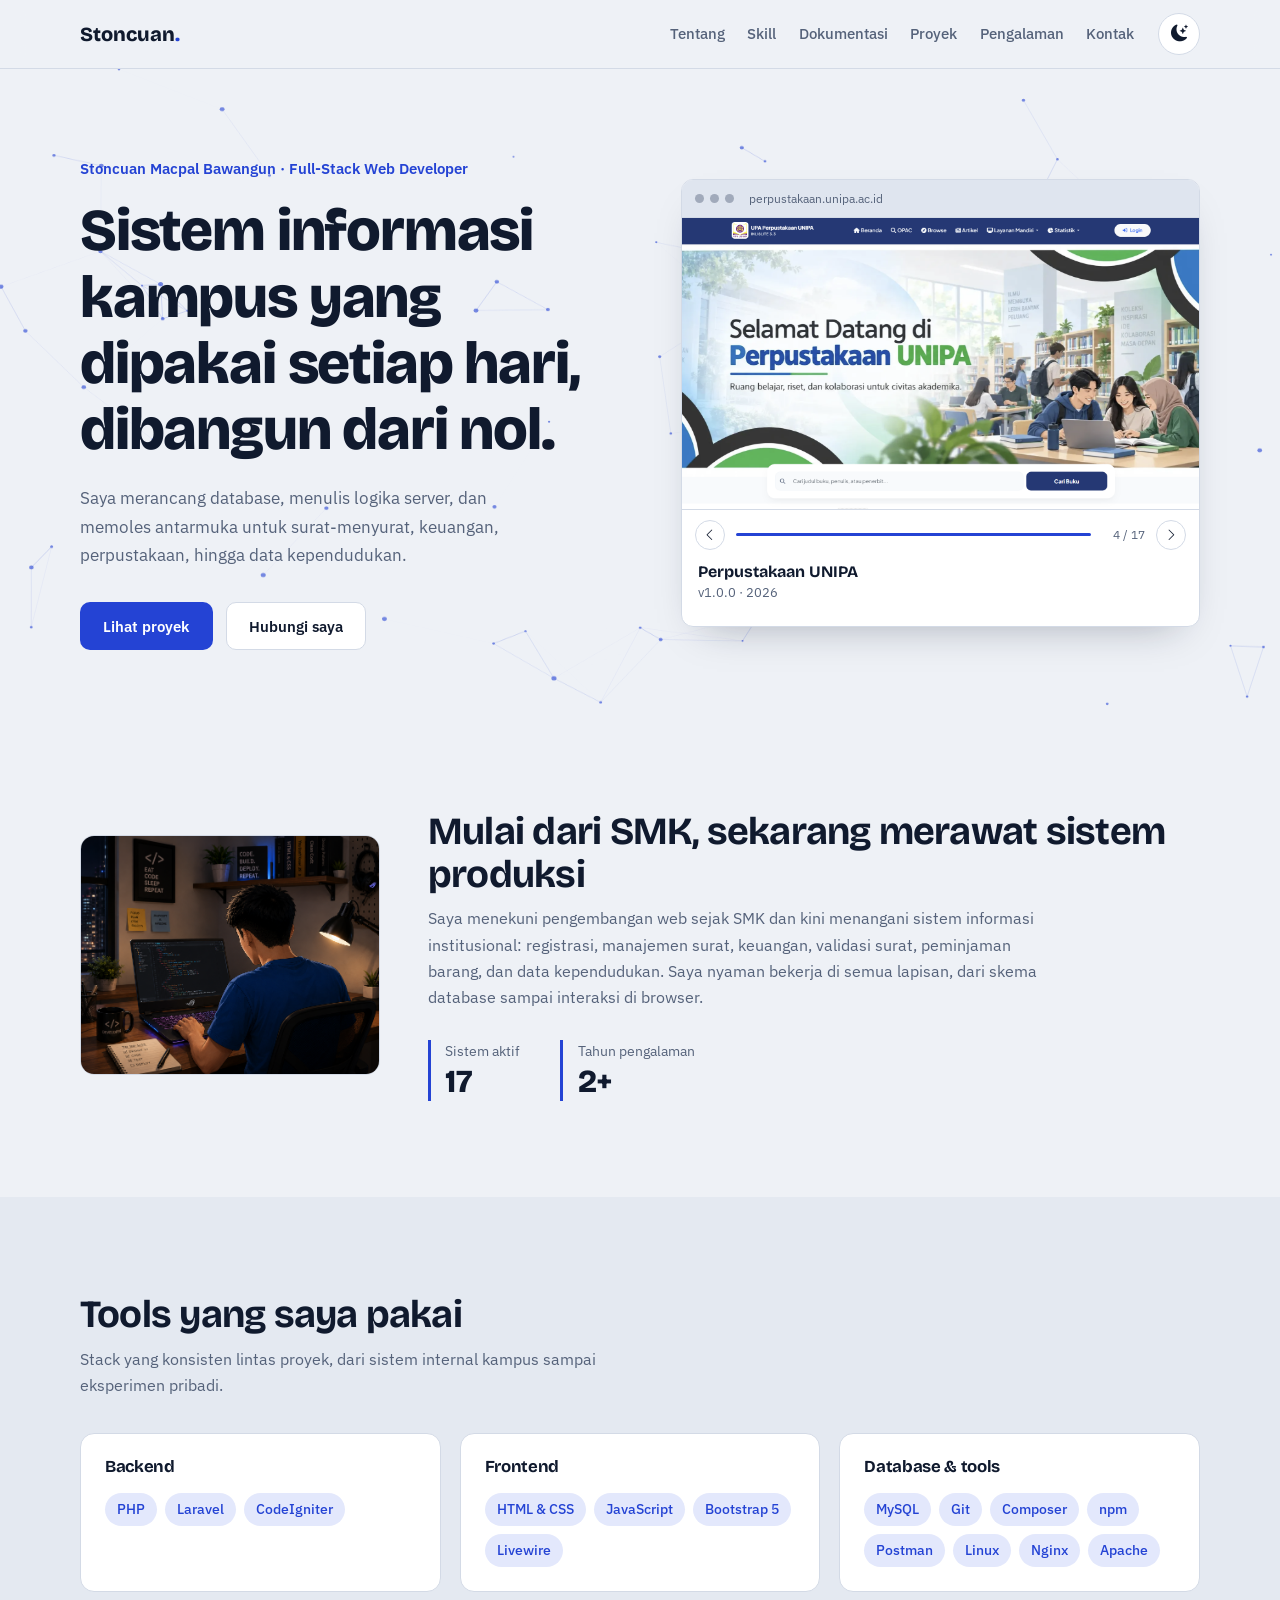
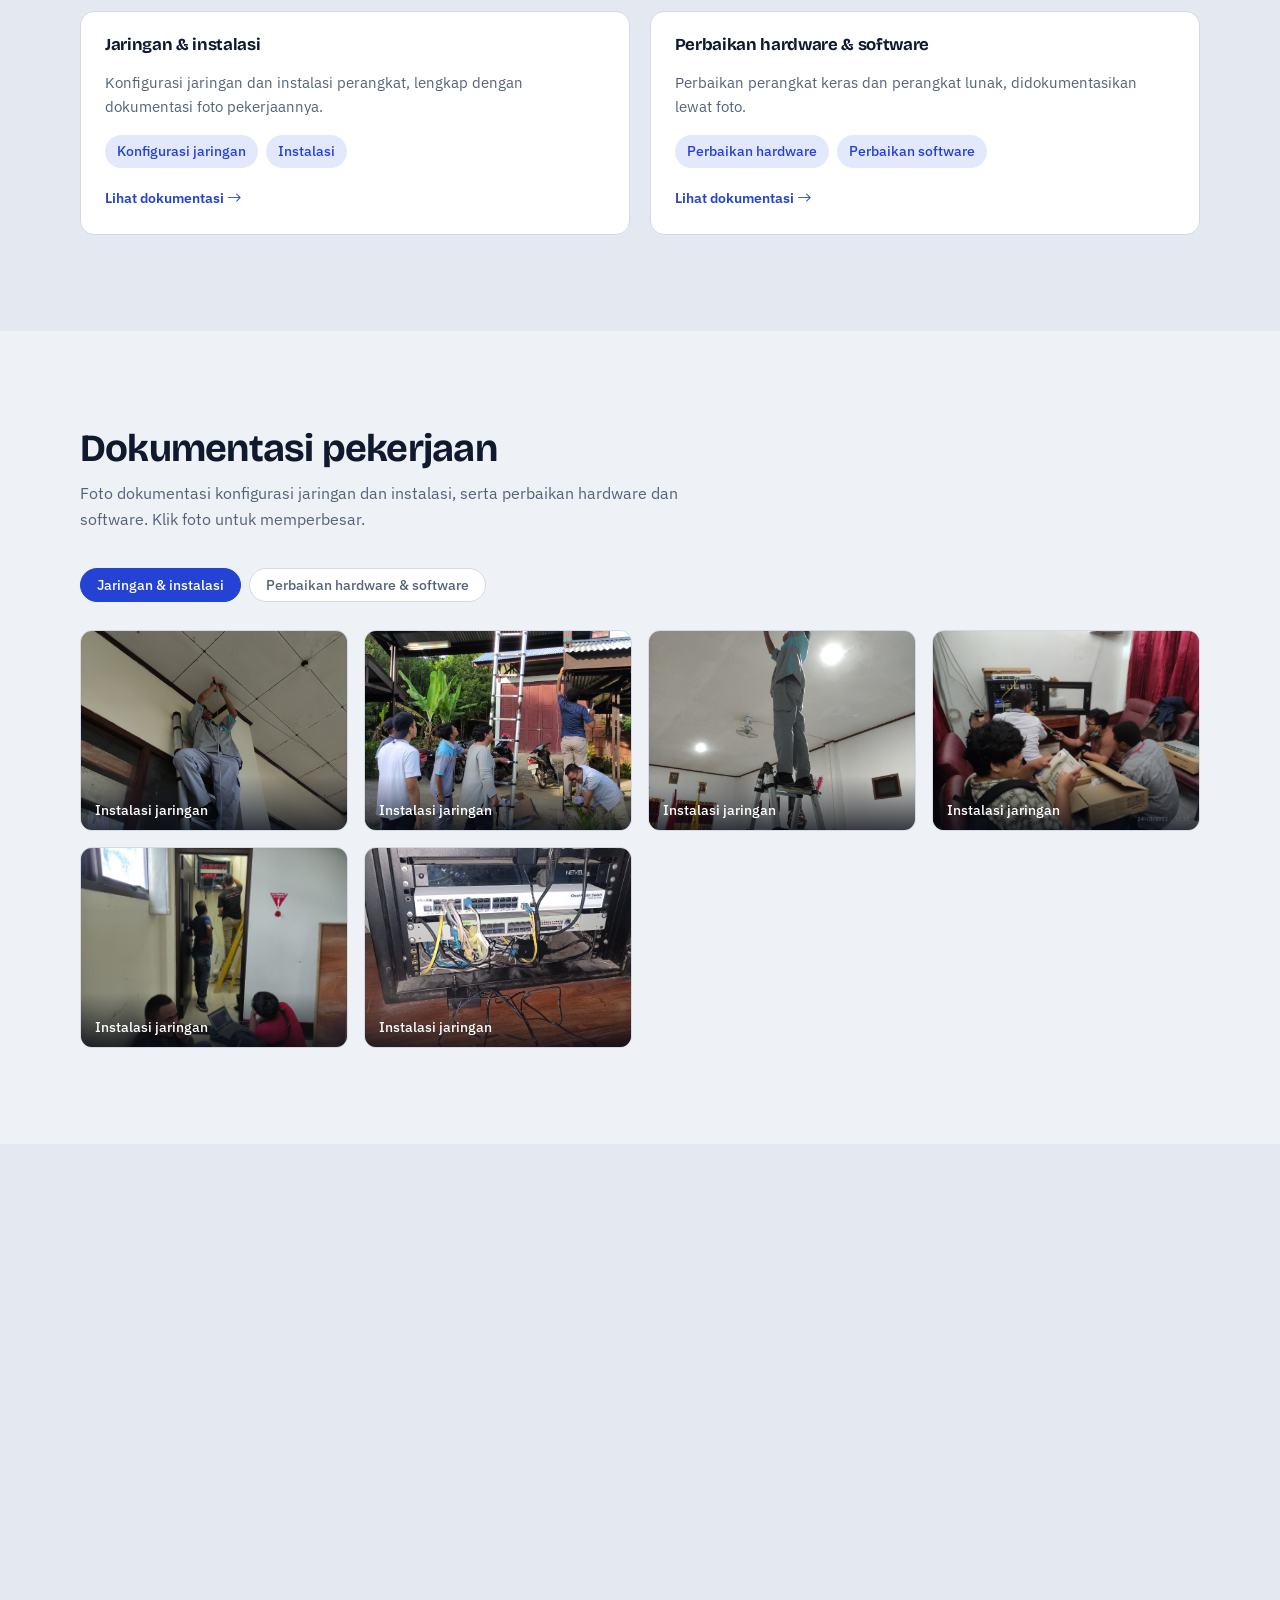
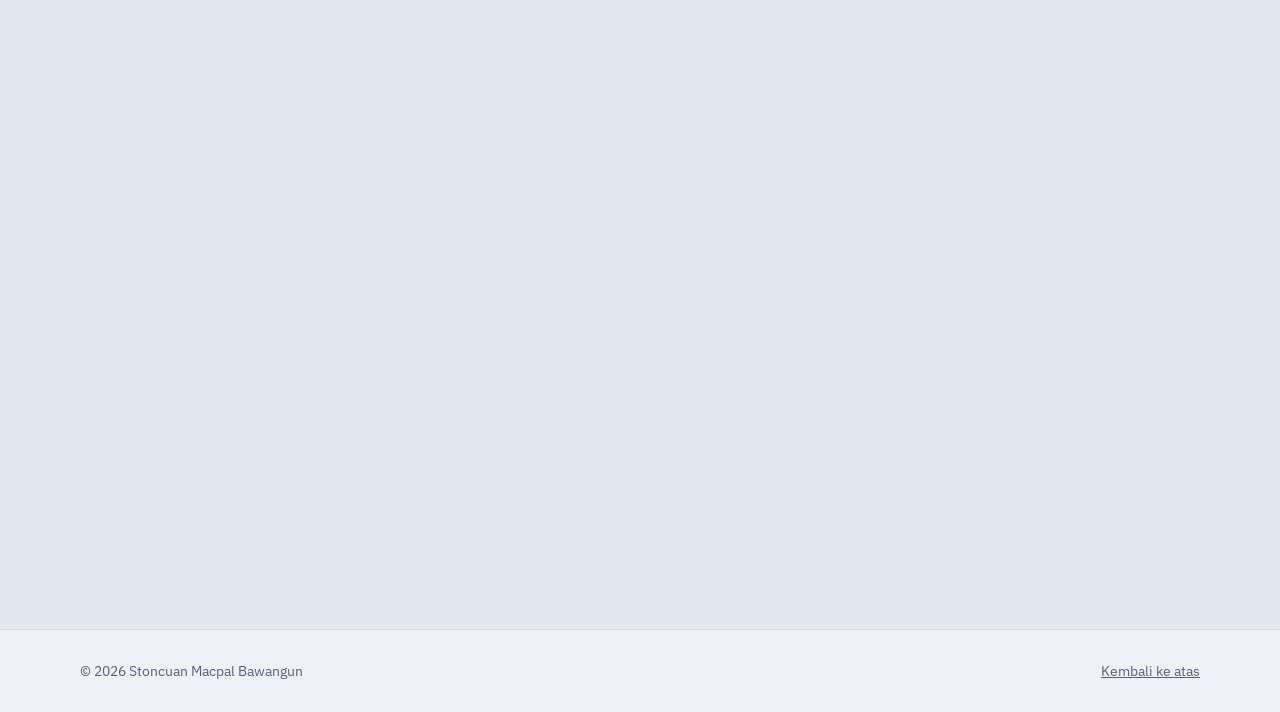
<file: index.html>
<!doctype html>
<html lang="id">
  <head>
    <meta charset="UTF-8" />
    <meta name="viewport" content="width=device-width, initial-scale=1" />
    <title>
      Stoncuan Macpal Bawangun — Full-Stack Web Developer | Portofolio
    </title>
    <meta
      name="description"
      content="Stoncuan Macpal Bawangun adalah full-stack web developer di UPA TIK Universitas Papua. Membangun sistem informasi dengan Laravel, CodeIgniter, dan Livewire."
    />
    <meta name="author" content="Stoncuan Macpal Bawangun" />
    <meta name="robots" content="index, follow, max-image-preview:large" />
    <link rel="canonical" href="https://stoncuan.netlify.app/" />
    <!-- Open Graph / Twitter: tampilan saat link dibagikan -->
    <meta property="og:type" content="profile" />
    <meta property="og:site_name" content="Stoncuan Macpal Bawangun" />
    <meta
      property="og:title"
      content="Stoncuan Macpal Bawangun — Full-Stack Web Developer"
    />
    <meta
      property="og:description"
      content="Stoncuan Macpal Bawangun adalah full-stack web developer di UPA TIK Universitas Papua. Membangun sistem informasi dengan Laravel, CodeIgniter, dan Livewire."
    />
    <meta property="og:url" content="https://stoncuan.netlify.app/" />
    <meta
      property="og:image"
      content="https://stoncuan.netlify.app/Img/profil.png"
    />
    <meta property="og:locale" content="id_ID" />
    <meta name="twitter:card" content="summary_large_image" />
    <meta
      name="twitter:title"
      content="Stoncuan Macpal Bawangun — Full-Stack Web Developer"
    />
    <meta
      name="twitter:description"
      content="Stoncuan Macpal Bawangun adalah full-stack web developer di UPA TIK Universitas Papua. Membangun sistem informasi dengan Laravel, CodeIgniter, dan Livewire."
    />
    <meta
      name="twitter:image"
      content="https://stoncuan.netlify.app/Img/profil.png"
    />
    <!-- Data terstruktur agar Google mengenali ini halaman profil seseorang -->
    <script type="application/ld+json">
      {
        "@context": "https://schema.org",
        "@type": "Person",
        "name": "Stoncuan Macpal Bawangun",
        "url": "https://stoncuan.netlify.app/",
        "image": "https://stoncuan.netlify.app/Img/profil.png",
        "jobTitle": "Full-Stack Web Developer",
        "description": "Stoncuan Macpal Bawangun adalah full-stack web developer di UPA TIK Universitas Papua. Membangun sistem informasi dengan Laravel, CodeIgniter, dan Livewire.",
        "worksFor": {
          "@type": "Organization",
          "name": "UPA Teknologi Informasi dan Komunikasi, Universitas Papua"
        },
        "knowsAbout": [
          "Laravel",
          "CodeIgniter",
          "Livewire",
          "PHP",
          "MySQL",
          "Bootstrap",
          "JavaScript",
          "Konfigurasi jaringan"
        ],
        "sameAs": [
          "https://github.com/stoncuan",
          "https://www.linkedin.com/in/stoncuan"
        ]
      }
    </script>
    <link rel="icon" type="image/png" href="img/logo.png" />
    <meta name="color-scheme" content="light dark" />
    <!-- Terapkan tema sebelum halaman tergambar agar tidak berkedip -->
    <script>
      (function () {
        var t = null;
        try {
          t = localStorage.getItem("theme");
        } catch (e) {}
        if (t !== "light" && t !== "dark") {
          t = matchMedia("(prefers-color-scheme: dark)").matches
            ? "dark"
            : "light";
        }
        document.documentElement.setAttribute("data-theme", t);
      })();
    </script>
    <link rel="preconnect" href="https://fonts.googleapis.com" />
    <link rel="preconnect" href="https://fonts.gstatic.com" crossorigin />
    <link
      href="https://fonts.googleapis.com/css2?family=Bricolage+Grotesque:opsz,wght@12..96,500;12..96,700;12..96,800&family=IBM+Plex+Sans:wght@400;500;600&display=swap"
      rel="stylesheet"
    />
    <link
      rel="stylesheet"
      href="https://cdn.jsdelivr.net/npm/bootstrap-icons@1.11.3/font/bootstrap-icons.css"
    />
    <link rel="stylesheet" href="style.css" />
  </head>
  <body>
    <header class="top">
      <div class="wrap top-in">
        <a href="#home" class="brand">Stoncuan<span>.</span></a>
        <nav class="menu" id="menu" aria-label="Navigasi utama">
          <a href="#about">Tentang</a>
          <a href="#skills">Skill</a>
          <a href="#docs">Dokumentasi</a>
          <a href="#projects">Proyek</a>
          <a href="#experience">Pengalaman</a>
          <a href="#contact">Kontak</a>
        </nav>
        <button
          id="themeBtn"
          class="theme-btn"
          type="button"
          aria-label="Ganti ke mode gelap"
          title="Ganti tema"
        >
          <i class="bi bi-moon-stars-fill icon-moon"></i>
          <i class="bi bi-sun-fill icon-sun"></i>
        </button>
        <button
          id="navBtn"
          class="theme-btn burger"
          type="button"
          aria-label="Buka menu navigasi"
          aria-expanded="false"
          aria-controls="menu"
        >
          <i class="bi bi-list"></i>
        </button>
      </div>
    </header>

    <main>
      <section class="hero" id="home">
        <canvas id="particles" aria-hidden="true"></canvas>
        <div class="wrap hero-grid">
          <div class="hero-text">
            <p class="kicker">
              Stoncuan Macpal Bawangun · Full-Stack Web Developer
            </p>
            <h1>
              Sistem informasi kampus yang dipakai setiap hari, dibangun dari
              nol.
            </h1>
            <p class="lead">
              Saya merancang database, menulis logika server, dan memoles
              antarmuka untuk surat-menyurat, keuangan, perpustakaan, hingga
              data kependudukan.
            </p>
            <div class="cta">
              <a href="#projects" class="btn btn-solid">Lihat proyek</a>
              <a href="#contact" class="btn btn-line">Hubungi saya</a>
            </div>
          </div>
          <figure
            class="frame hero-frame carousel"
            id="carousel"
            tabindex="0"
            aria-roledescription="carousel"
            aria-label="Galeri proyek"
          >
            <div class="frame-bar">
              <i></i><i></i><i></i><span id="heroHost"></span>
            </div>
            <div class="slides" id="slides" aria-live="off"></div>
            <div class="car-ctl">
              <button id="prev" type="button" aria-label="Proyek sebelumnya">
                <i class="bi bi-chevron-left"></i>
              </button>
              <div class="track"><div class="bar" id="bar"></div></div>
              <span class="count" id="count"></span>
              <button id="next" type="button" aria-label="Proyek berikutnya">
                <i class="bi bi-chevron-right"></i>
              </button>
            </div>
            <figcaption id="heroCap"></figcaption>
          </figure>
        </div>
      </section>

      <section id="about" class="sec">
        <div class="wrap about">
          <img
            class="photo"
            src="Img/profil.png"
            alt="Foto Stoncuan Macpal Bawangun"
          />
          <div>
            <h2>Mulai dari SMK, sekarang merawat sistem produksi</h2>
            <p>
              Saya menekuni pengembangan web sejak SMK dan kini menangani sistem
              informasi institusional: registrasi, manajemen surat, keuangan,
              validasi surat, peminjaman barang, dan data kependudukan. Saya
              nyaman bekerja di semua lapisan, dari skema database sampai
              interaksi di browser.
            </p>
            <dl class="stats">
              <div>
                <dt>Sistem aktif</dt>
                <dd>17</dd>
              </div>
              <div>
                <dt>Tahun pengalaman</dt>
                <dd>2+</dd>
              </div>
            </dl>
          </div>
        </div>
      </section>

      <section id="skills" class="sec alt">
        <div class="wrap">
          <h2>Tools yang saya pakai</h2>
          <p class="sub">
            Stack yang konsisten lintas proyek, dari sistem internal kampus
            sampai eksperimen pribadi.
          </p>
          <div class="skills">
            <div class="card">
              <h3>Backend</h3>
              <ul>
                <li>PHP</li>
                <li>Laravel</li>
                <li>CodeIgniter</li>
              </ul>
            </div>
            <div class="card">
              <h3>Frontend</h3>
              <ul>
                <li>HTML &amp; CSS</li>
                <li>JavaScript</li>
                <li>Bootstrap 5</li>
                <li>Livewire</li>
              </ul>
            </div>
            <div class="card">
              <h3>Database &amp; tools</h3>
              <ul>
                <li>MySQL</li>
                <li>Git</li>
                <li>Composer</li>
                <li>npm</li>
                <li>Postman</li>
                <li>Linux</li>
                <li>Nginx</li>
                <li>Apache</li>
              </ul>
            </div>
            <div class="card wide">
              <h3>Jaringan &amp; instalasi</h3>
              <p class="card-p">
                Konfigurasi jaringan dan instalasi perangkat, lengkap dengan
                dokumentasi foto pekerjaannya.
              </p>
              <ul>
                <li>Konfigurasi jaringan</li>
                <li>Instalasi</li>
              </ul>
              <a href="#docs" class="card-link" data-tab="jaringan"
                >Lihat dokumentasi <i class="bi bi-arrow-right"></i
              ></a>
            </div>
            <div class="card wide">
              <h3>Perbaikan hardware &amp; software</h3>
              <p class="card-p">
                Perbaikan perangkat keras dan perangkat lunak, didokumentasikan
                lewat foto.
              </p>
              <ul>
                <li>Perbaikan hardware</li>
                <li>Perbaikan software</li>
              </ul>
              <a href="#docs" class="card-link" data-tab="perbaikan"
                >Lihat dokumentasi <i class="bi bi-arrow-right"></i
              ></a>
            </div>
          </div>
        </div>
      </section>

      <section id="docs" class="sec">
        <div class="wrap">
          <h2>Dokumentasi pekerjaan</h2>
          <p class="sub">
            Foto dokumentasi konfigurasi jaringan dan instalasi, serta perbaikan
            hardware dan software. Klik foto untuk memperbesar.
          </p>
          <div
            class="filters"
            id="docTabs"
            role="group"
            aria-label="Kategori dokumentasi"
          ></div>
          <div class="docs" id="docGrid"></div>
        </div>
      </section>

      <section id="projects" class="sec alt">
        <div class="wrap">
          <h2>Proyek yang sudah di-deploy</h2>
          <p class="sub">
            Sistem yang pernah saya bangun dan rawat. Klik kartu untuk membuka
            versi live.
          </p>
          <div
            class="filters"
            id="filters"
            role="group"
            aria-label="Filter proyek"
          ></div>
          <div class="grid" id="grid"></div>
          <noscript
            ><ul>
              <li>E-NADIN UPA TIK UNIPA</li>
              <li>SIMKATMAWA UNIPA</li>
              <li>SIMDUK WONDAMA</li>
              <li>Perpustakaan UNIPA</li>
              <li>Kerjasama UNIPA</li>
              <li>Validasi Surat Rektor UNIPA</li>
              <li>Validasi Surat WR1 UNIPA</li>
              <li>Validasi Surat UPA TIK UNIPA</li>
              <li>Aplikasi Surat Elektronik UNIPA</li>
              <li>Aplikasi Surat Elektronik FKIP UNIPA</li>
              <li>Landing Page Simunipa</li>
              <li>SIKAT UNIPA</li>
              <li>SIBARA UNIPA</li>
              <li>Pengumuman Data Center UNIPA</li>
              <li>Lapor Diri PPG</li>
              <li>Portal Registrasi &amp; Pengaduan Mahasiswa</li>
              <li>Web Login Unipenet</li>
            </ul></noscript
          >
        </div>
      </section>

      <section id="experience" class="sec">
        <div class="wrap narrow">
          <h2>Pengalaman</h2>
          <article class="job">
            <time>2024 — sekarang</time>
            <h3>IT Administrator &amp; Full-Stack Developer</h3>
            <p class="org">UPA Teknologi Informasi dan Komunikasi UNIPA</p>
            <p>
              Mengembangkan dan merawat sistem informasi institusional, mulai
              dari perancangan database dan keamanan aplikasi sampai deployment.
            </p>
          </article>
        </div>
      </section>

      <section id="contact" class="sec alt">
        <div class="wrap contact">
          <div>
            <h2>Mari berkolaborasi</h2>
            <p class="sub">
              Terbuka untuk diskusi proyek, kolaborasi, atau bertukar ide soal
              pengembangan sistem. Pesan dari form akan dibuka di WhatsApp.
            </p>
            <div class="social">
              <a
                href="https://github.com/stoncuan"
                target="_blank"
                rel="noopener"
                aria-label="GitHub"
                ><i class="bi bi-github"></i
              ></a>
              <a
                href="https://www.linkedin.com/in/stoncuan"
                target="_blank"
                rel="noopener"
                aria-label="LinkedIn"
                ><i class="bi bi-linkedin"></i
              ></a>
              <a
                href="https://wa.me/6285244209946"
                target="_blank"
                rel="noopener"
                aria-label="WhatsApp"
                ><i class="bi bi-whatsapp"></i
              ></a>
              <a href="mailto:smacpalbawangun@gmail.com" aria-label="Email"
                ><i class="bi bi-envelope"></i
              ></a>
            </div>
          </div>
          <form id="contactForm" class="card form">
            <label
              >Nama<input id="cName" type="text" autocomplete="name" required
            /></label>
            <label
              >Email<input
                id="cEmail"
                type="email"
                autocomplete="email"
                required
            /></label>
            <label
              >Pesan<textarea id="cMsg" rows="4" required></textarea>
            </label>
            <button type="submit" class="btn btn-solid">
              Kirim lewat WhatsApp
            </button>
          </form>
        </div>
      </section>
    </main>

    <footer>
      <div class="wrap foot">
        <span>© <span id="yr">2026</span> Stoncuan Macpal Bawangun</span>
        <a href="#home">Kembali ke atas</a>
      </div>
    </footer>

    <dialog id="lb" class="lb" aria-label="Pratinjau foto">
      <img id="lbImg" alt="" />
      <div class="lb-bar">
        <button id="lbPrev" type="button" aria-label="Foto sebelumnya">
          <i class="bi bi-chevron-left"></i>
        </button>
        <span id="lbCap"></span>
        <button id="lbNext" type="button" aria-label="Foto berikutnya">
          <i class="bi bi-chevron-right"></i>
        </button>
        <button id="lbX" type="button" aria-label="Tutup">
          <i class="bi bi-x-lg"></i>
        </button>
      </div>
    </dialog>

    <script src="script.js"></script>
  </body>
</html>
</file>
<file: style.css>
:root {
  --bg: #eef1f6;
  --bg-alt: #e4e9f1;
  --panel: #ffffff;
  --ink: #101a2e;
  --soft: #55627a;
  --line: #d3dae6;
  --accent: #2443d4;
  --accent-ink: #ffffff;
  --accent-soft: #e3e8fc;
  --chrome: #dfe5ef;
  --shadow: 0 18px 40px -22px rgba(16, 26, 46, 0.35);
  --display: "Bricolage Grotesque", system-ui, sans-serif;
  --body: "IBM Plex Sans", system-ui, sans-serif;
  color-scheme: light;
}
[data-theme="dark"] {
  --bg: #0b1120;
  --bg-alt: #0f1730;
  --panel: #131c36;
  --ink: #e8edf8;
  --soft: #9aa7c2;
  --line: #243153;
  --accent: #8aa4ff;
  --accent-ink: #0b1120;
  --accent-soft: #1b2750;
  --chrome: #1a2545;
  --shadow: 0 18px 40px -22px rgba(0, 0, 0, 0.7);
  color-scheme: dark;
}

* {
  box-sizing: border-box;
}
html {
  scroll-behavior: smooth;
  scroll-padding-top: 5rem;
}
body {
  margin: 0;
  background: var(--bg);
  color: var(--ink);
  font: 400 1rem/1.65 var(--body);
  transition:
    background 0.3s ease,
    color 0.3s ease;
  overflow-x: clip;
}
h1,
h2,
h3 {
  font-family: var(--display);
  line-height: 1.12;
  margin: 0;
  letter-spacing: -0.02em;
}
p {
  margin: 0;
}
a {
  color: inherit;
}
img {
  max-width: 100%;
  display: block;
}
:focus-visible {
  outline: 3px solid var(--accent);
  outline-offset: 3px;
  border-radius: 6px;
}

.wrap {
  width: min(1120px, 100% - 2.5rem);
  margin-inline: auto;
}
.narrow {
  max-width: 720px;
}
.sec {
  padding: 6rem 0;
}
.sec.alt {
  background: var(--bg-alt);
}
.sec h2 {
  font-size: clamp(1.7rem, 3.4vw, 2.4rem);
  font-weight: 700;
  margin-bottom: 0.6rem;
}
.sub {
  color: var(--soft);
  max-width: 60ch;
  margin-bottom: 2.2rem;
}

/* HEADER */
.top {
  position: sticky;
  top: 0;
  z-index: 50;
  background: color-mix(in srgb, var(--bg) 85%, transparent);
  backdrop-filter: blur(12px);
  border-bottom: 1px solid var(--line);
}
.top-in {
  display: flex;
  align-items: center;
  gap: 1.5rem;
  padding: 0.8rem 0;
}
.brand {
  font: 800 1.25rem var(--display);
  text-decoration: none;
  margin-right: auto;
}
.brand span {
  color: var(--accent);
}
.menu {
  display: flex;
  gap: 1.4rem;
}
.menu a {
  text-decoration: none;
  color: var(--soft);
  font-weight: 500;
  font-size: 0.95rem;
}
.menu a:hover {
  color: var(--ink);
}
.theme-btn {
  width: 42px;
  height: 42px;
  border-radius: 50%;
  border: 1px solid var(--line);
  background: var(--panel);
  color: var(--ink);
  display: grid;
  place-items: center;
  cursor: pointer;
  font-size: 1.05rem;
  transition:
    transform 0.35s ease,
    border-color 0.2s;
}
.theme-btn:hover {
  border-color: var(--accent);
}
.theme-btn:active {
  transform: rotate(25deg) scale(0.92);
}
.icon-sun {
  display: none;
}
[data-theme="dark"] .icon-sun {
  display: block;
}
[data-theme="dark"] .icon-moon {
  display: none;
}

/* HERO */
.hero {
  padding: 5.5rem 0 4rem;
  position: relative;
  overflow: hidden;
}
#particles {
  position: absolute;
  inset: 0;
  width: 100%;
  height: 100%;
  pointer-events: none;
}
.hero .wrap {
  position: relative;
  z-index: 1;
}
.hero-grid {
  display: grid;
  grid-template-columns: 1.05fr 1fr;
  gap: 3.5rem;
  align-items: center;
}
.kicker {
  color: var(--accent);
  font-weight: 600;
  font-size: 0.92rem;
  margin-bottom: 1.1rem;
}
.hero h1 {
  font-size: clamp(2.2rem, 5vw, 3.7rem);
  font-weight: 800;
}
.lead {
  color: var(--soft);
  font-size: 1.08rem;
  max-width: 46ch;
  margin-top: 1.3rem;
}
.cta {
  display: flex;
  flex-wrap: wrap;
  gap: 0.8rem;
  margin-top: 2rem;
}
.btn {
  display: inline-block;
  font: 600 0.95rem var(--body);
  text-decoration: none;
  cursor: pointer;
  padding: 0.8rem 1.4rem;
  border-radius: 10px;
  border: 1px solid transparent;
  transition:
    transform 0.2s ease,
    background 0.2s ease;
}
.btn:hover {
  transform: translateY(-2px);
}
.btn-solid {
  background: var(--accent);
  color: var(--accent-ink);
}
.btn-line {
  border-color: var(--line);
  background: var(--panel);
}
.btn-line:hover {
  border-color: var(--accent);
}

/* Bingkai browser: dipakai hero dan kartu proyek */
.frame {
  margin: 0;
  background: var(--panel);
  border: 1px solid var(--line);
  border-radius: 12px;
  overflow: hidden;
  box-shadow: var(--shadow);
}
.frame-bar {
  display: flex;
  align-items: center;
  gap: 6px;
  padding: 0.55rem 0.8rem;
  background: var(--chrome);
  border-bottom: 1px solid var(--line);
}
.frame-bar i {
  width: 9px;
  height: 9px;
  border-radius: 50%;
  background: var(--soft);
  opacity: 0.45;
}
.frame-bar span {
  margin-left: 0.6rem;
  font-size: 0.75rem;
  color: var(--soft);
  white-space: nowrap;
  overflow: hidden;
  text-overflow: ellipsis;
}
.frame img {
  width: 100%;
  aspect-ratio: 16 / 9;
  object-fit: cover;
  object-position: top;
  background: var(--bg-alt);
}
.hero-frame {
  animation: rise 0.8s cubic-bezier(0.2, 0.7, 0.2, 1) both;
}
@keyframes rise {
  from {
    opacity: 0;
    transform: translateY(24px);
  }
}

/* ABOUT */
.about {
  display: grid;
  grid-template-columns: 300px 1fr;
  gap: 3rem;
  align-items: center;
}
.photo {
  width: 100%;
  border-radius: 14px;
  background: var(--panel);
  border: 1px solid var(--line);
}
.about p {
  color: var(--soft);
  max-width: 62ch;
}
.stats {
  display: flex;
  gap: 2.5rem;
  margin: 1.8rem 0 0;
}
.stats div {
  border-left: 3px solid var(--accent);
  padding-left: 0.9rem;
}
.stats dt {
  color: var(--soft);
  font-size: 0.85rem;
}
.stats dd {
  margin: 0;
  font: 800 2rem var(--display);
}

/* SKILLS */
.skills {
  display: grid;
  grid-template-columns: repeat(6, 1fr);
  gap: 1.2rem;
}
.skills .card {
  grid-column: span 2;
}
.skills .card.wide {
  grid-column: span 3;
}
.card {
  background: var(--panel);
  border: 1px solid var(--line);
  border-radius: 14px;
  padding: 1.5rem;
}
.card h3 {
  font-size: 1.05rem;
  margin-bottom: 1rem;
}
.card ul {
  list-style: none;
  margin: 0;
  padding: 0;
  display: flex;
  flex-wrap: wrap;
  gap: 0.5rem;
}
.card li {
  background: var(--accent-soft);
  color: var(--accent);
  font-weight: 500;
  font-size: 0.88rem;
  padding: 0.3rem 0.75rem;
  border-radius: 99px;
}

/* PROJECTS */
.filters {
  display: flex;
  flex-wrap: wrap;
  gap: 0.5rem;
  margin-bottom: 1.8rem;
}
.chip,
.tab {
  font: 500 0.9rem var(--body);
  cursor: pointer;
  color: var(--soft);
  background: var(--panel);
  border: 1px solid var(--line);
  border-radius: 99px;
  padding: 0.4rem 1rem;
}
.chip[aria-pressed="true"],
.tab[aria-pressed="true"] {
  background: var(--accent);
  color: var(--accent-ink);
  border-color: var(--accent);
}
.grid {
  display: grid;
  grid-template-columns: repeat(auto-fill, minmax(320px, 1fr));
  gap: 1.5rem;
}
.proj {
  display: flex;
  flex-direction: column;
  text-decoration: none;
  transition:
    transform 0.25s ease,
    border-color 0.25s;
}
a.proj:hover {
  transform: translateY(-4px);
  border-color: var(--accent);
}
.proj .body {
  padding: 1.2rem 1.3rem 1.4rem;
  display: flex;
  flex-direction: column;
  gap: 0.6rem;
  flex: 1;
}
.proj h3 {
  font-size: 1.1rem;
}
.proj .meta {
  color: var(--soft);
  font-size: 0.8rem;
}
.proj p {
  color: var(--soft);
  font-size: 0.92rem;
}
.tags {
  display: flex;
  flex-wrap: wrap;
  gap: 0.4rem;
  margin-top: auto;
  padding-top: 0.4rem;
}
.tags span {
  font-size: 0.75rem;
  color: var(--soft);
  border: 1px solid var(--line);
  border-radius: 6px;
  padding: 0.1rem 0.5rem;
}
.proj .noimg {
  display: grid;
  place-items: center;
  aspect-ratio: 16 / 9;
  color: var(--soft);
  font-size: 0.85rem;
  background: var(--bg-alt);
}

/* EXPERIENCE */
.job {
  border-left: 3px solid var(--accent);
  padding-left: 1.4rem;
}
.job time {
  color: var(--accent);
  font-weight: 600;
  font-size: 0.9rem;
}
.job h3 {
  font-size: 1.25rem;
  margin: 0.3rem 0;
}
.org {
  color: var(--soft);
  margin-bottom: 0.6rem;
}

/* CONTACT */
.contact {
  display: grid;
  grid-template-columns: 1fr 1.1fr;
  gap: 3rem;
  align-items: start;
}
.social {
  display: flex;
  gap: 0.6rem;
}
.social a {
  width: 44px;
  height: 44px;
  border-radius: 10px;
  border: 1px solid var(--line);
  background: var(--panel);
  display: grid;
  place-items: center;
  font-size: 1.15rem;
  transition:
    background 0.2s,
    color 0.2s;
}
.social a:hover {
  background: var(--accent);
  color: var(--accent-ink);
}
.form {
  display: grid;
  gap: 1rem;
  padding: 1.8rem;
}
.form label {
  display: grid;
  gap: 0.35rem;
  font-weight: 500;
  font-size: 0.9rem;
}
.form input,
.form textarea {
  font: inherit;
  color: var(--ink);
  background: var(--bg);
  border: 1px solid var(--line);
  border-radius: 8px;
  padding: 0.7rem 0.85rem;
  width: 100%;
}
.form input:focus,
.form textarea:focus {
  outline: none;
  border-color: var(--accent);
  box-shadow: 0 0 0 3px var(--accent-soft);
}

footer {
  border-top: 1px solid var(--line);
  padding: 1.8rem 0;
  color: var(--soft);
  font-size: 0.9rem;
}
.foot {
  display: flex;
  justify-content: space-between;
  flex-wrap: wrap;
  gap: 0.5rem;
}

/* RESPONSIF */
@media (max-width: 860px) {
  .skills {
    grid-template-columns: 1fr;
  }
  .skills .card,
  .skills .card.wide {
    grid-column: auto;
  }
  .hero-grid,
  .about,
  .contact {
    grid-template-columns: 1fr;
    gap: 2rem;
  }
  .about .photo {
    max-width: 260px;
  }
  .sec {
    padding: 4rem 0;
  }
  .hero {
    padding-top: 3rem;
  }
  .theme-btn.burger {
    display: grid;
  }
  .menu {
    position: absolute;
    top: 100%;
    left: 0;
    right: 0;
    flex-direction: column;
    gap: 0;
    padding: 0.5rem 1.25rem 1rem;
    background: var(--bg);
    border-bottom: 1px solid var(--line);
    box-shadow: var(--shadow);
    opacity: 0;
    visibility: hidden;
    transform: translateY(-8px);
    transition:
      opacity 0.25s ease,
      transform 0.25s ease,
      visibility 0.25s;
  }
  .menu.open {
    opacity: 1;
    visibility: visible;
    transform: none;
  }
  .menu a {
    padding: 0.9rem 0.25rem;
    font-size: 1.05rem;
    border-bottom: 1px solid var(--line);
  }
  .menu a:last-child {
    border-bottom: 0;
  }
}

/* ANIMASI MUNCUL SAAT DISCROLL (kelas ditambah oleh script.js) */
.burger {
  display: none;
}
.rv {
  opacity: 0;
  transform: translateY(26px);
}
.rv.in {
  opacity: 1;
  transform: none;
  transition:
    opacity 0.6s ease var(--d, 0ms),
    transform 0.6s cubic-bezier(0.2, 0.7, 0.2, 1) var(--d, 0ms);
}

@media (prefers-reduced-motion: reduce) {
  html {
    scroll-behavior: auto;
  }
  * {
    animation: none !important;
    transition: none !important;
  }
  .rv {
    opacity: 1;
    transform: none;
  }
}

/* CAROUSEL HERO */
.carousel:focus-visible {
  outline-offset: 4px;
}
.slides {
  position: relative;
  aspect-ratio: 16 / 9;
  overflow: hidden;
  background: var(--bg-alt);
  touch-action: pan-y;
}
.slides img {
  position: absolute;
  inset: 0;
  width: 100%;
  height: 100%;
  aspect-ratio: auto;
  object-fit: cover;
  object-position: top;
  opacity: 0;
  transform: scale(1.05);
  transition:
    opacity 0.7s ease,
    transform 1.4s ease;
}
.slides img.on {
  opacity: 1;
  transform: none;
}
.car-ctl {
  display: flex;
  align-items: center;
  gap: 0.7rem;
  padding: 0.6rem 0.8rem;
  border-top: 1px solid var(--line);
}
.car-ctl button {
  width: 30px;
  height: 30px;
  flex: none;
  border-radius: 50%;
  display: grid;
  place-items: center;
  border: 1px solid var(--line);
  background: var(--panel);
  color: var(--ink);
  cursor: pointer;
  font-size: 0.8rem;
}
.car-ctl button:hover {
  border-color: var(--accent);
  color: var(--accent);
}
.track {
  flex: 1;
  height: 3px;
  border-radius: 3px;
  background: var(--line);
  overflow: hidden;
}
.bar {
  height: 100%;
  width: 0;
  background: var(--accent);
}
.bar.run {
  animation: fill 5s linear forwards;
}
@keyframes fill {
  to {
    width: 100%;
  }
}
.count {
  font-size: 0.78rem;
  color: var(--soft);
  font-variant-numeric: tabular-nums;
  min-width: 3.4em;
  text-align: right;
}
.carousel figcaption {
  padding: 0.2rem 1rem 1rem;
  min-height: 4.2rem;
  font: 700 1rem var(--display);
}
.carousel figcaption a {
  text-decoration: none;
}
.carousel figcaption a:hover {
  color: var(--accent);
}
.carousel figcaption small {
  display: block;
  font: 400 0.82rem var(--body);
  color: var(--soft);
  margin-top: 0.15rem;
}
/* Jeda autoplay saat kursor di atas carousel atau fokus keyboard */
@media (hover: hover) {
  .carousel:hover .bar {
    animation-play-state: paused;
  }
}
.carousel:has(:focus-visible) .bar,
.carousel:focus-visible .bar {
  animation-play-state: paused;
}

/* KARTU KEAHLIAN BARU */
.card-p {
  color: var(--soft);
  font-size: 0.92rem;
  margin-bottom: 1rem;
}
.card-link {
  display: inline-block;
  margin-top: 1.1rem;
  font-weight: 600;
  font-size: 0.9rem;
  color: var(--accent);
  text-decoration: none;
}
.card-link i {
  display: inline-block;
  transition: transform 0.2s;
}
.card-link:hover i {
  transform: translateX(4px);
}

/* GALERI DOKUMENTASI */
.docs {
  display: grid;
  grid-template-columns: repeat(auto-fill, minmax(240px, 1fr));
  gap: 1rem;
}
.doc {
  position: relative;
  padding: 0;
  border: 1px solid var(--line);
  border-radius: 12px;
  overflow: hidden;
  cursor: zoom-in;
  background: var(--panel);
  aspect-ratio: 4 / 3;
}
.doc img {
  width: 100%;
  height: 100%;
  object-fit: cover;
  transition: transform 0.5s ease;
}
.doc:hover img {
  transform: scale(1.06);
}
.doc span {
  position: absolute;
  left: 0;
  right: 0;
  bottom: 0;
  padding: 1.6rem 0.9rem 0.7rem;
  text-align: left;
  font: 500 0.85rem var(--body);
  color: #fff;
  background: linear-gradient(transparent, rgba(5, 8, 16, 0.75));
}
.doc-empty {
  grid-column: 1 / -1;
  display: grid;
  place-items: center;
  gap: 0.5rem;
  text-align: center;
  padding: 3.5rem 1rem;
  color: var(--soft);
  border: 2px dashed var(--line);
  border-radius: 14px;
}
.doc-empty i {
  font-size: 1.8rem;
  color: var(--accent);
}

/* LIGHTBOX */
.lb {
  border: 0;
  padding: 0;
  background: transparent;
  width: min(94vw, 1100px);
  max-width: none;
  color: #fff;
  overflow: visible;
}
.lb::backdrop {
  background: rgba(5, 8, 16, 0.85);
  backdrop-filter: blur(4px);
}
.lb img {
  display: block;
  width: 100%;
  max-height: 76vh;
  object-fit: contain;
  border-radius: 10px;
}
.lb-bar {
  display: flex;
  align-items: center;
  gap: 0.7rem;
  margin-top: 0.8rem;
}
.lb-bar span {
  flex: 1;
  text-align: center;
  font-size: 0.9rem;
}
.lb-bar button {
  width: 40px;
  height: 40px;
  flex: none;
  border-radius: 50%;
  border: 1px solid rgba(255, 255, 255, 0.35);
  background: rgba(255, 255, 255, 0.1);
  color: #fff;
  cursor: pointer;
  display: grid;
  place-items: center;
}
.lb-bar button:hover {
  background: rgba(255, 255, 255, 0.22);
}
</file>
